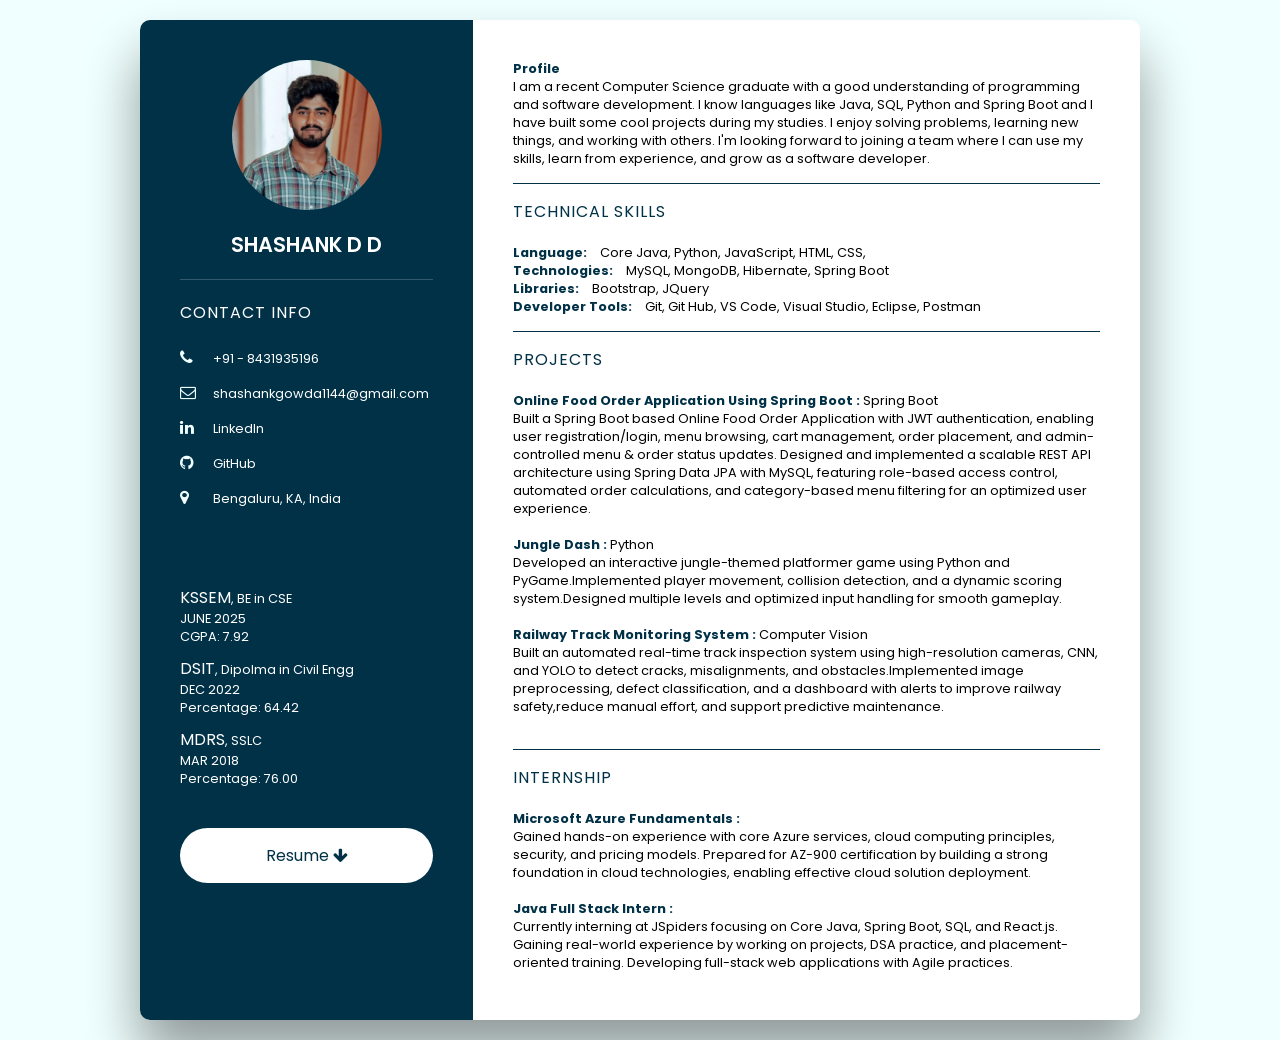
<file: index.html>
<!DOCTYPE html>
<html lang="en">
<head>
    <meta charset="UTF-8">
    <meta http-equiv="X-UA-Compatible" content="IE=edge">
    <meta name="viewport" content="width=device-width, initial-scale=1.0">
    <meta http-equiv="Permissions-Policy" content="interest-cohort=()">

    <title>Shashank D D</title>

    <link rel="icon" href="./asset/favicon.png" type="image/x-icon">
    <link rel="stylesheet" href="https://cdnjs.cloudflare.com/ajax/libs/font-awesome/4.7.0/css/font-awesome.css" integrity="sha512-5A8nwdMOWrSz20fDsjczgUidUBR8liPYU+WymTZP1lmY9G6Oc7HlZv156XqnsgNUzTyMefFTcsFH/tnJE/+xBg==" crossorigin="anonymous" referrerpolicy="no-referrer" />

    <link rel="stylesheet" href="./css/style.css">
</head>

<body>
    <div class="container">
        <!--Side Bar-->
        <div class="left_bar">
            <!--Profile Details-->
            <div class="profileText">
                <div class="imgBox">
                    <img src="./shashank.jpeg" alt="Shashank D D">
                </div>
                <h2>Shashank D D
                    <br>
                    <!-- <span>Software Engineer</span> -->
                </h2>
            </div>
            
            <!--Contact Info-->
            <div class="contactInfo">
                <h3 class="title">Contact Info</h3>
                <ul class="font-size-p8em">
                    <li>
                        <span class="icon"><i class="fa fa-phone"></i></span>
                        <span class="text">+91 - 8431935196</span>
                    </li>
                    <li>
                        <span class="icon"><i class="fa fa-envelope-o"></i></span>
                        <span class="text">shashankgowda1144@gmail.com</span>
                    </li>
                    <li>
                        <span class="icon"><i class="fa fa-linkedin"></i></span>
                        <span class="text "><a class="color-white-text " href="https://www.linkedin.com/in/shashank-d-d" target="_blank">LinkedIn</a></span>
                    </li>
                    <li>
                        <span class="icon"><i class="fa fa-brands fa-github"></i></span>
                        <span class="text"><a class="color-white-text " href="https://github.com/shashankgowda1144" target="_blank">GitHub</a></span>
                    </li>
                    <li>
                        <span class="icon"><i class="fa fa-map-marker"></i></span>
                        <span class="text">Bengaluru, KA, India</span>
                    </li>
                </ul>
            </div>

            <!--Education for Desktop-->
            <div class="contactInfo education desktop color-white-text">
                <h3 class="title color-blue-text">Education</h3>

                <ul>
                    <li>
                        <div class="name">KSSEM<span class="font-size-p8em">, BE in CSE</span></div>
                        <div class="font-size-p8em">JUNE 2025</div>
                        <div class="font-size-p8em">CGPA: <span>7.92</span></div>
                    </li>
                    <li>
                        <div class="name">DSIT<span class="font-size-p8em">, Dipolma in Civil Engg</span></div>
                        <div class="font-size-p8em">DEC 2022</div>
                        <div class="font-size-p8em">Percentage: <span>64.42</span></div>
                    </li>
                    <li>
                        <div class="name">MDRS<span class="font-size-p8em">, SSLC</span></div>
                        <div class="font-size-p8em">MAR 2018</div>
                        <div class="font-size-p8em">Percentage: <span>76.00</span></div>
                    </li>
                </ul>
            </div>  
        

            <div class="resume-download">
                <a href="https://drive.google.com/file/d/1Ife_8zBjs0vi6U1aA1LQvOO-ob8-mha7/view?usp=drive_link" target="_blank">Resume <i class="fa fa-arrow-down" aria-hidden="true"></i></a>
            </div>
        </div>
        <div class="right_bar">
            <div class="font-size-p8em">
                <h4 a class="color-blue-text">Profile</h4>
                I am a recent Computer Science graduate with a good understanding of programming and software
                development. I know languages like Java, SQL, Python and Spring Boot and I have built some cool projects during my
                studies. I enjoy solving problems, learning new things, and working with others. I'm looking forward to
                joining a team where I can use my skills, learn from experience, and grow as a software developer.
            </div>


            <!--Tech Skills-->
            <div class="tech-skills">
                <div class="break-line"></div>
                <h3 class="title color-blue-text">TECHNICAL SKILLS</h3>
                <ul class="list-style-none font-size-p8em ">
                    <li>
                        <b class="color-blue-text">Language: </b> <span>Core Java, Python, JavaScript, HTML, CSS, </span>
                    </li>
                    <li>
                        <b class="color-blue-text">Technologies: </b> <span>MySQL, MongoDB, Hibernate, Spring Boot</span>
                    </li>
                    <li>
                        <b class="color-blue-text">Libraries: </b> <span>Bootstrap, JQuery</span>
                    </li>
                    <li>
                        <b class="color-blue-text">Developer Tools:</b> <span>Git, Git Hub, VS Code, Visual Studio, Eclipse, Postman</span>
                    </li>
                </ul>
            </div>

            
            <!--Projects-->
            <div class="projects">
                <div class="break-line"></div>
                <h3 class="title color-blue-text">Projects</h3>
                <ul class="list-style-none font-size-p8em ">

                    <li>
                        <b><a class="color-blue-text" href="https://github.com/shashankgowda1144/SocialMediaManagementSystem">Online Food Order Application Using Spring Boot : </a></b> Spring Boot
                        <div>Built a Spring Boot based Online Food Order Application with JWT authentication, enabling user registration/login, menu browsing, cart management, order placement, and admin-controlled menu & order status updates. Designed and implemented a scalable REST API architecture using Spring Data JPA with MySQL, featuring role-based access control, automated order calculations, and category-based menu filtering for an optimized user experience.</div>
                    </li>
                    <br>
                    <li>
                        <b class="color-blue-text"></b> <span class="color-blue-text"><a class="color-blue-text" href="https://github.com/shashankgowda1144/Jungle-dash" target="_blank"></a>  <a class="color-blue-text" href="https://github.com/shashankgowda1144" target="_blank"> </a></span>
                        <b><a class="color-blue-text" href="https://github.com/shashankgowda1144/Jungle-dash">Jungle Dash : </a></b>Python
                        <div>Developed an interactive jungle-themed platformer game using Python and PyGame.Implemented player movement, collision detection, and a dynamic scoring system.Designed multiple levels and optimized input handling for smooth gameplay.</div>
                    </li>
                    <br>
                    <li>
                        <b><a class="color-blue-text" href="https://github.com/shashankgowda1144/Railway-Track-Monitoring-System">Railway Track Monitoring System : </a></b> Computer Vision
                        <div>Built an automated real-time track inspection system using high-resolution cameras, CNN, and YOLO to detect cracks, misalignments, and obstacles.Implemented image preprocessing, defect classification, and a dashboard with alerts to improve railway safety,reduce manual effort, and support predictive maintenance.</div>
                    </li>
                <br> 
                </ul>
            </div>

            
            <!--Education Mobile-->
            <div class="education mobile">
                <div class="break-line"></div>
                <div class="title color-blue-text">Education</div>
                <ul class="color-blue-text font-size-p8em list-style-none " >
                    <li>
                        <div><b class="color-blue-text">KSSEM</b><span>, BE in CSE</span></div>
                        <div>Jun 2025</div>
                        <div>CGPA: <span>7.92</span></div>
                    </li>
                    <li>
                        <div><b class="color-blue-text">DSIT</b><span>, Diploma in Civil Engg </span></div>
                        <div>DEC 2021</div>
                        <div>Percentage: <span>64.42</span></div>
                    </li>
                    <li>
                        <div><b class="color-blue-text">MDRS</b><span>, SSLC</span></div>
                        <div>MAR 2018</div>
                        <div>Percentage: <span>76.00</span></div>
                    </li>
                </ul>
            </div>

             <!--INTERNSHIP-->
            <div class="internship">
                <div class="break-line"></div>
                <h3 class="title color-blue-text">Internship</h3>
                <ul class="list-style-none font-size-p8em ">
                    <li>
                        <b class="color-blue-text"></b> <span class="color-blue-text"><a class="color-blue-text" target="_blank"></a><a class="color-blue-text" target="_blank"> </a></span>
                        <b><a class="color-blue-text">Microsoft Azure Fundamentals : </a></b>
                        <div>
                            Gained hands-on experience with core Azure services, cloud computing principles, security, and pricing models. Prepared for AZ-900 certification by building a strong foundation in cloud technologies, enabling effective cloud solution deployment.
                        </div>
                    </li>
                    <br>
                    <li>
                        <b><a class="color-blue-text">Java Full Stack Intern : </a></b> 
                        <div>
                            Currently interning at JSpiders focusing on Core Java, Spring Boot, SQL, and React.js. Gaining real-world experience by working on projects, DSA practice, and placement-oriented training. Developing full-stack web applications with Agile practices.
                        </div>
                    </li>      
        </div>
    </div>
        
</body>
</html>
</file>
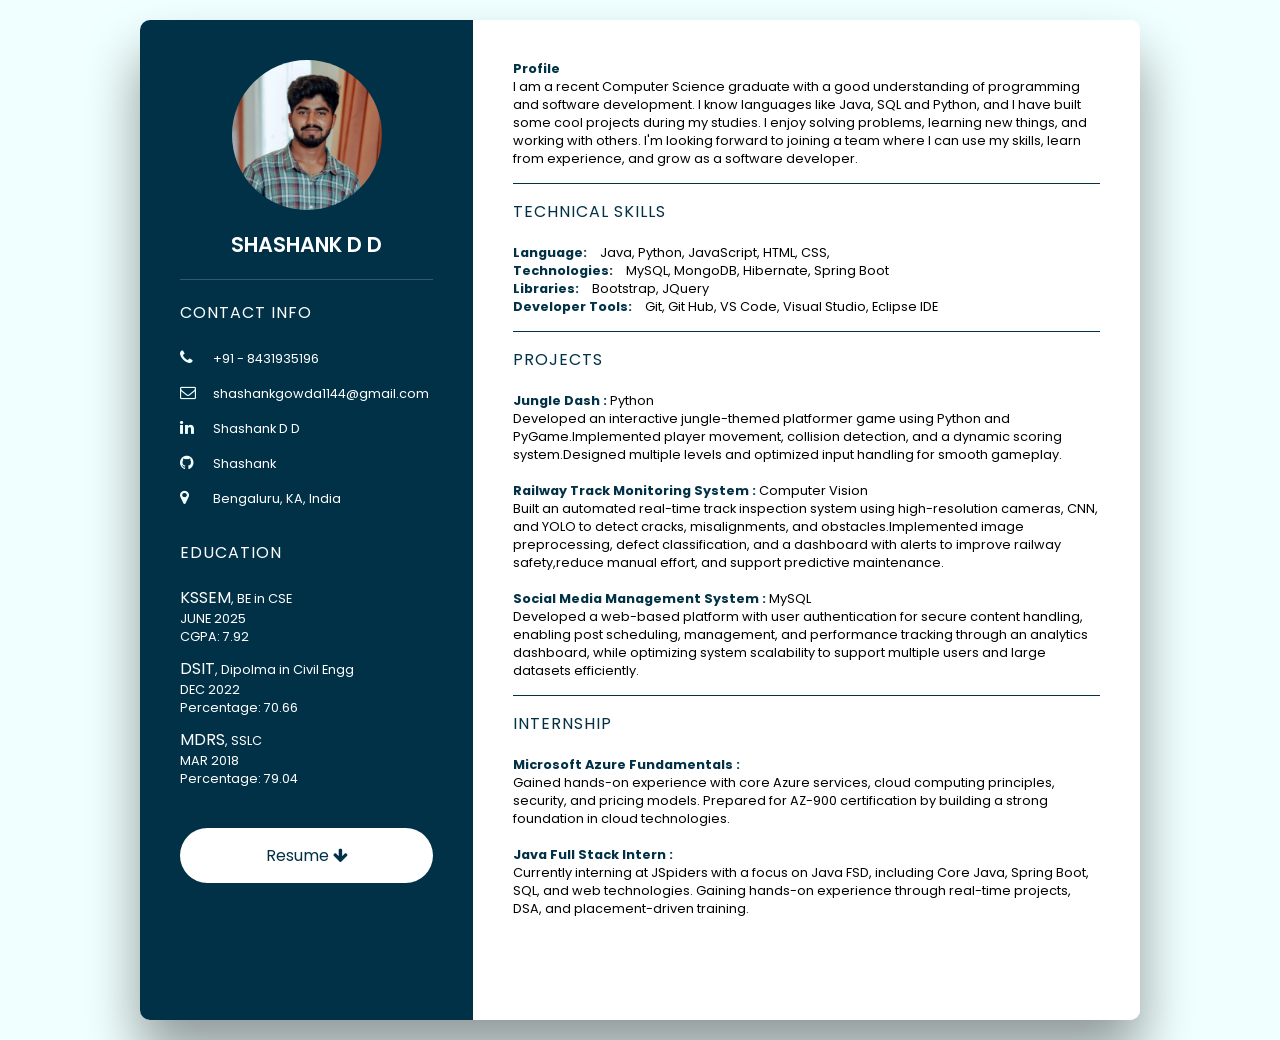
<file: Resume/index.html>
<!DOCTYPE html>
<html lang="en">
<head>
    <meta charset="UTF-8">
    <meta http-equiv="X-UA-Compatible" content="IE=edge">
    <meta name="viewport" content="width=device-width, initial-scale=1.0">
    <meta http-equiv="Permissions-Policy" content="interest-cohort=()">
    <title>Shashank D D</title>
    <link rel="icon" href="./asset/favicon.png" type="image/x-icon">
    <link rel="stylesheet" href="https://cdnjs.cloudflare.com/ajax/libs/font-awesome/4.7.0/css/font-awesome.css" integrity="sha512-5A8nwdMOWrSz20fDsjczgUidUBR8liPYU+WymTZP1lmY9G6Oc7HlZv156XqnsgNUzTyMefFTcsFH/tnJE/+xBg==" crossorigin="anonymous" referrerpolicy="no-referrer" />
    <!-- <script src="./src/app.js" defer></script> -->
    <link rel="stylesheet" href="./style.css">
</head>
<body>
    <div class="container">
        <!--Side Bar-->
        <div class="left_bar">
            <!--Profile Details-->
            <div class="profileText">
                <div class="imgBox">
                    <img src="./shashank.jpeg" alt="Shashank D D">
                </div>
                <h2>Shashank D D
                    <br>
                    <!-- <span>Software Engineer</span> -->
                </h2>
            </div>
            <!--Contact Info-->
            <div class="contactInfo">
                <h3 class="title">Contact Info</h3>
                <ul class="font-size-p8em">
                    <li>
                        <span class="icon"><i class="fa fa-phone"></i></span>
                        <span class="text">+91 - 8431935196</span>
                    </li>
                    <li>
                        <span class="icon"><i class="fa fa-envelope-o"></i></span>
                        <span class="text">shashankgowda1144@gmail.com</span>
                    </li>
                    <li>
                        <span class="icon"><i class="fa fa-linkedin"></i></span>
                        <span class="text "><a class="color-white-text " href="https://www.linkedin.com/in/shashank-d-d" target="_blank">Shashank D D</a></span>
                    </li>
                    <li>
                        <span class="icon"><i class="fa fa-brands fa-github"></i></span>
                        <span class="text"><a class="color-white-text " href="https://github.com/shashankgowda1144" target="_blank">Shashank</a></span>
                    </li>
                    <li>
                        <span class="icon"><i class="fa fa-map-marker"></i></span>
                        <span class="text">Bengaluru, KA, India</span>
                    </li>
                </ul>
            </div>

            <!--Education for Desktop-->
 
            <div class="contactInfo education desktop color-white-text">
                <div class="title">Education</div>
                <ul>
                    <li>
                        <div class="name">KSSEM<span class="font-size-p8em">, BE in CSE</span></div>
                        <div class="font-size-p8em">JUNE 2025</div>
                        <div class="font-size-p8em">CGPA: <span>7.92</span></div>
                    </li>
                    <li>
                        <div class="name">DSIT<span class="font-size-p8em">, Dipolma in Civil Engg</span></div>
                        <div class="font-size-p8em">DEC 2022</div>
                        <div class="font-size-p8em">Percentage: <span>70.66</span></div>
                    </li>
                    <li>
                        <div class="name">MDRS<span class="font-size-p8em">, SSLC</span></div>
                        <div class="font-size-p8em">MAR 2018</div>
                        <div class="font-size-p8em">Percentage: <span>79.04</span></div>
                    </li>
                </ul>
            </div>  
        

            <div class="resume-download">
                <a href="https://drive.google.com/file/d/15APrKfeGKkSpGuGWA27_jMstDKl1yPrX/view?usp=drivesdk" target="_blank">Resume <i class="fa fa-arrow-down" aria-hidden="true"></i></a>
            </div>
        </div>
        <div class="right_bar">
            <div class="font-size-p8em">
                <h4 a class="color-blue-text">Profile</h4>
                I am a recent Computer Science graduate with a good understanding of programming and software
                development. I know languages like Java, SQL and Python, and I have built some cool projects during my
                studies. I enjoy solving problems, learning new things, and working with others. I'm looking forward to
                joining a team where I can use my skills, learn from experience, and grow as a software developer.
            </div>

            <!--Tech Skills-->
            <div class="tech-skills">
                <div class="break-line"></div>
                <h3 class="title color-blue-text">TECHNICAL SKILLS</h3>
                <ul class="list-style-none font-size-p8em ">
                    <li>
                        <b class="color-blue-text">Language: </b> <span>Java, Python, JavaScript, HTML, CSS, </span>
                    </li>
                    <li>
                        <b class="color-blue-text">Technologies: </b> <span>MySQL, MongoDB, Hibernate, Spring Boot</span>
                    </li>
                    <li>
                        <b class="color-blue-text">Libraries: </b> <span>Bootstrap, JQuery</span>
                    </li>
                    <li>
                        <b class="color-blue-text">Developer Tools:</b> <span>Git, Git Hub, VS Code, Visual Studio, Eclipse IDE</span>
                    </li>
                </ul>
            </div>

            <!--Projects-->
            <div class="projects">
                <div class="break-line"></div>
                <h3 class="title color-blue-text">Projects</h3>
                <ul class="list-style-none font-size-p8em ">
                    <li>
                        <b class="color-blue-text"></b> <span class="color-blue-text"><a class="color-blue-text" href="https://github.com/shashankgowda1144/Jungle-dash" target="_blank"></a>  <a class="color-blue-text" href="https://github.com/shashankgowda1144" target="_blank"> </a></span>
                        <b><a class="color-blue-text" href="https://github.com/shashankgowda1144/Jungle-dash">Jungle Dash : </a></b>Python
                        <div>Developed an interactive jungle-themed platformer game using Python and PyGame.Implemented player movement, collision detection, and a dynamic scoring system.Designed multiple levels and optimized input handling for smooth gameplay.</div>
                    </li>
                    <br>
                    <li>
                        <b><a class="color-blue-text" href="https://github.com/shashankgowda1144/Railway-Track-Monitoring-System">Railway Track Monitoring System : </a></b> Computer Vision
                        <div>Built an automated real-time track inspection system using high-resolution cameras, CNN, and YOLO to detect cracks, misalignments, and obstacles.Implemented image preprocessing, defect classification, and a dashboard with alerts to improve railway safety,reduce manual effort, and support predictive maintenance.</div>
                    </li>
<br>
                     <li>
                        <b><a class="color-blue-text" href="https://github.com/shashankgowda1144/SocialMediaManagementSystem">Social Media Management System : </a></b> MySQL
                        <div>Developed a web-based platform with user authentication for secure content handling, enabling post scheduling, management, and performance tracking through an analytics dashboard, while optimizing system scalability to support multiple users and large datasets efficiently.</div>
                    </li>
                </ul>
            </div>

            <!--Education Mobile-->
            <div class="education mobile">
                <div class="break-line"></div>
                <div class="title color-blue-text">Education</div>
                <ul class="color-blue-text font-size-p8em list-style-none " >
                    <li>
                        <div><b class="color-blue-text">KSSEM</b><span>, BE in CSE</span></div>
                        <div>Jun 2025</div>
                        <div>CGPA: <span>7.92</span></div>
                    </li>
                    <li>
                        <div><b class="color-blue-text">DSIT</b><span>, Diploma in Civil Engg </span></div>
                        <div>DEC 2021</div>
                        <div>Percentage: <span>74.42</span></div>
                    </li>
                    <li>
                        <div><b class="color-blue-text">MDRS</b><span>, SSLC</span></div>
                        <div>MAR 2018</div>
                        <div>Percentage: <span>76.00</span></div>
                    </li>
                </ul>
            </div>

             <!--INTERNSHIP-->
            <div class="internship">
                <div class="break-line"></div>
                <h3 class="title color-blue-text">Internship</h3>
                <ul class="list-style-none font-size-p8em ">
                    <li>
                        <b class="color-blue-text"></b> <span class="color-blue-text"><a class="color-blue-text" target="_blank"></a><a class="color-blue-text" target="_blank"> </a></span>
                        <b><a class="color-blue-text">Microsoft Azure Fundamentals : </a></b>
                        <div>Gained hands-on experience with core Azure services, cloud computing principles, security, and pricing models. Prepared for AZ-900 certification by building a strong foundation in cloud technologies.</div>
                    </li>
                    <br>
                    <li>
                        <b><a class="color-blue-text">Java Full Stack Intern : </a></b> <div>Currently interning at JSpiders with a focus on Java FSD, including Core Java, Spring Boot, SQL, and web technologies. Gaining hands-on experience through real-time projects, DSA, and placement-driven training.</div>
                    </li>
        </div>
    </div>
</body>
</html>
</file>
<file: css/style.css>
@import url('https://fonts.googleapis.com/css2?family=Poppins:wght@400;600;800&display=swap');

* {
    margin: 0;
    padding: 0;
    box-sizing: border-box;
    font-family: 'Poppins', sans-serif;
}

body {
    background-color: azure;
    display: flex;
    justify-content: center;
    margin: 20px;
    align-items: center;
    min-height: 100vh;
}

.container {
    position: relative;
    width: 100%;
    max-width: 1000px;
    min-height: 1000px;
    background: white;
    display: grid;
    border-radius: 10px;
    grid-template-columns: 1fr 2fr;
    box-shadow: 0 35px 55px rgba(0, 0, 0,0.4);
}

.container .left_bar {
    position: relative;
    background: #003147;
    padding: 40px;
    border-top-left-radius: 10px;
    border-bottom-left-radius: 10px;
}

.container .right_bar {
    position: relative;
    background: white;
    padding: 40px;
    border-top-right-radius: 10px;
    border-bottom-right-radius: 10px;
}

.profileText {
    position: relative;
    display: flex;
    flex-direction: column;
    align-items: center;
    justify-content: center;
    padding-bottom: 20px;
    border-bottom: 1px solid rgba(255,255,255,0.2);
}

.profileText .imgBox{
    position: relative;
    width: 150px;
    height: 150px;
    border-radius: 50%;
    overflow: hidden;
}

.profileText .imgBox img{
    position: absolute;
    top: 0;
    left: 0;
    width: 100%;
    height: 100%;
    object-fit: cover;
}

.profileText h2{
    color: white;
    font-size: 1.3em;
    margin-top: 20px;
    text-align: center;
    text-transform: uppercase;
    font-weight: 600;
    line-height: 1.4em;
}

.profileText h2 span{
    font-size: 0.6em;
    font-weight: 200;
}

.contactInfo {
    padding-top: 20px;
}

.title {
    color: white;
    text-transform: uppercase;
    font-weight: 400;
    font-size: 1em;
    letter-spacing: 1px;
    margin-bottom: 20px;
}

.contactInfo ul {
    position: relative;
}

.contactInfo ul li {
    position: relative;
    list-style: none;
    margin: 10px 0;
    cursor: pointer;
}

.contactInfo ul li .icon {
    display: inline-block;
    width: 30px;
    font-size: 16px;
    color: azure;
}

.contactInfo ul li .text {
    color: white;
    font-size: 1em;
}

a {
    text-decoration: none;
}

.color-black-text {
    color: black;
}
.color-white-text {
    color: white;
}
.color-blue-text {
    color: #003147;
}

.break-line {
    margin: 15px 0px;
    border-bottom: 1px solid #003147;;
}

.work-role {
    display: flex;
    flex-direction: row;
    align-items: center;
    justify-content: space-between;
}

.work-responsibility {
    margin-left: 30px;
    list-style:disc;
}

.work-responsibility b {
    font-weight: 400px;
}

.font-size-p8em {
    font-size: 0.8em;
}

.tech-skills span {
    margin-left: 10px;
}

.list-style-none {
    list-style: none;
}

.desktop {
    display: block;
}

.mobile {
    display: none;
}

.resume-download  {
    background-color: white;
    position: relative;
    display: flex;
    color: #003147;
    top: 30px;
    padding: 15px 15px;
    align-items: center;
    justify-content: center;
    border-radius: 50px;
    cursor: pointer;
}

.resume-download a {
    color: #003147;
}

@media only screen and (max-width: 600px) {

    body {
        margin: 10px;
    }
    .container {
        display: flex;
        flex-direction: column;
    }

    .desktop {
        display: none;
    }

    .mobile {
        display: block;
    }

    .container .left_bar {
        border-radius: 10px;
        padding: 30px;
    }

    .container .right_bar {
        border-bottom-left-radius: 10px;
        border-bottom-right-radius: 10px;
        padding: 30px;
    }

    .work-responsibility {
        margin-left: 15px;
    }

    .resume-download{
        top: 0;
    }
}
</file>
<file: Resume/style.css>
@import url('https://fonts.googleapis.com/css2?family=Poppins:wght@400;600;800&display=swap');

* {
    margin: 0;
    padding: 0;
    box-sizing: border-box;
    font-family: 'Poppins', sans-serif;
}

body {
    background-color: azure;
    display: flex;
    justify-content: center;
    margin: 20px;
    align-items: center;
    min-height: 100vh;
}

.container {
    position: relative;
    width: 100%;
    max-width: 1000px;
    min-height: 1000px;
    background: white;
    display: grid;
    border-radius: 10px;
    grid-template-columns: 1fr 2fr;
    box-shadow: 0 35px 55px rgba(0, 0, 0,0.4);
}

.container .left_bar {
    position: relative;
    background: #003147;
    padding: 40px;
    border-top-left-radius: 10px;
    border-bottom-left-radius: 10px;
}

.container .right_bar {
    position: relative;
    background: white;
    padding: 40px;
    border-top-right-radius: 10px;
    border-bottom-right-radius: 10px;
}

.profileText {
    position: relative;
    display: flex;
    flex-direction: column;
    align-items: center;
    justify-content: center;
    padding-bottom: 20px;
    border-bottom: 1px solid rgba(255,255,255,0.2);
}

.profileText .imgBox{
    position: relative;
    width: 150px;
    height: 150px;
    border-radius: 50%;
    overflow: hidden;
}

.profileText .imgBox img{
    position: absolute;
    top: 0;
    left: 0;
    width: 100%;
    height: 100%;
    object-fit: cover;
}

.profileText h2{
    color: white;
    font-size: 1.3em;
    margin-top: 20px;
    text-align: center;
    text-transform: uppercase;
    font-weight: 600;
    line-height: 1.4em;
}

.profileText h2 span{
    font-size: 0.6em;
    font-weight: 200;
}

.contactInfo {
    padding-top: 20px;
}

.title {
    color: white;
    text-transform: uppercase;
    font-weight: 400;
    font-size: 1em;
    letter-spacing: 1px;
    margin-bottom: 20px;
}

.contactInfo ul {
    position: relative;
}

.contactInfo ul li {
    position: relative;
    list-style: none;
    margin: 10px 0;
    cursor: pointer;
}

.contactInfo ul li .icon {
    display: inline-block;
    width: 30px;
    font-size: 16px;
    color: azure;
}

.contactInfo ul li .text {
    color: white;
    font-size: 1em;
}

a {
    text-decoration: none;
}


.color-black-text {
    color: black;
}
.color-white-text {
    color: white;
}
.color-blue-text {
    color: #003147;
}

.break-line {
    margin: 15px 0px;
    border-bottom: 1px solid #003147;;
}

.work-role {
    display: flex;
    flex-direction: row;
    align-items: center;
    justify-content: space-between;
}

.work-responsibility {
    margin-left: 30px;
    list-style:disc;
}

.work-responsibility b {
    font-weight: 400px;
}

.font-size-p8em {
    font-size: 0.8em;
}

.tech-skills span {
    margin-left: 10px;
}

.list-style-none {
    list-style: none;
}

.desktop {
    display: block;
}

.mobile {
    display: none;
}

.resume-download  {
    background-color: white;
    position: relative;
    display: flex;
    color: #003147;
    top: 30px;
    padding: 15px 15px;
    align-items: center;
    justify-content: center;
    border-radius: 50px;
    cursor: pointer;
}

.resume-download a {
    color: #003147;
}

@media only screen and (max-width: 600px) {

    body {
        margin: 10px;
    }
    .container {
        display: flex;
        flex-direction: column;
    }

    .desktop {
        display: none;
    }

    .mobile {
        display: block;
    }

    .container .left_bar {
        border-radius: 10px;
        padding: 30px;
    }

    .container .right_bar {
        border-bottom-left-radius: 10px;
        border-bottom-right-radius: 10px;
        padding: 30px;
    }

    .work-responsibility {
        margin-left: 15px;
    }

    .resume-download{
        top: 0;
    }
}
</file>
